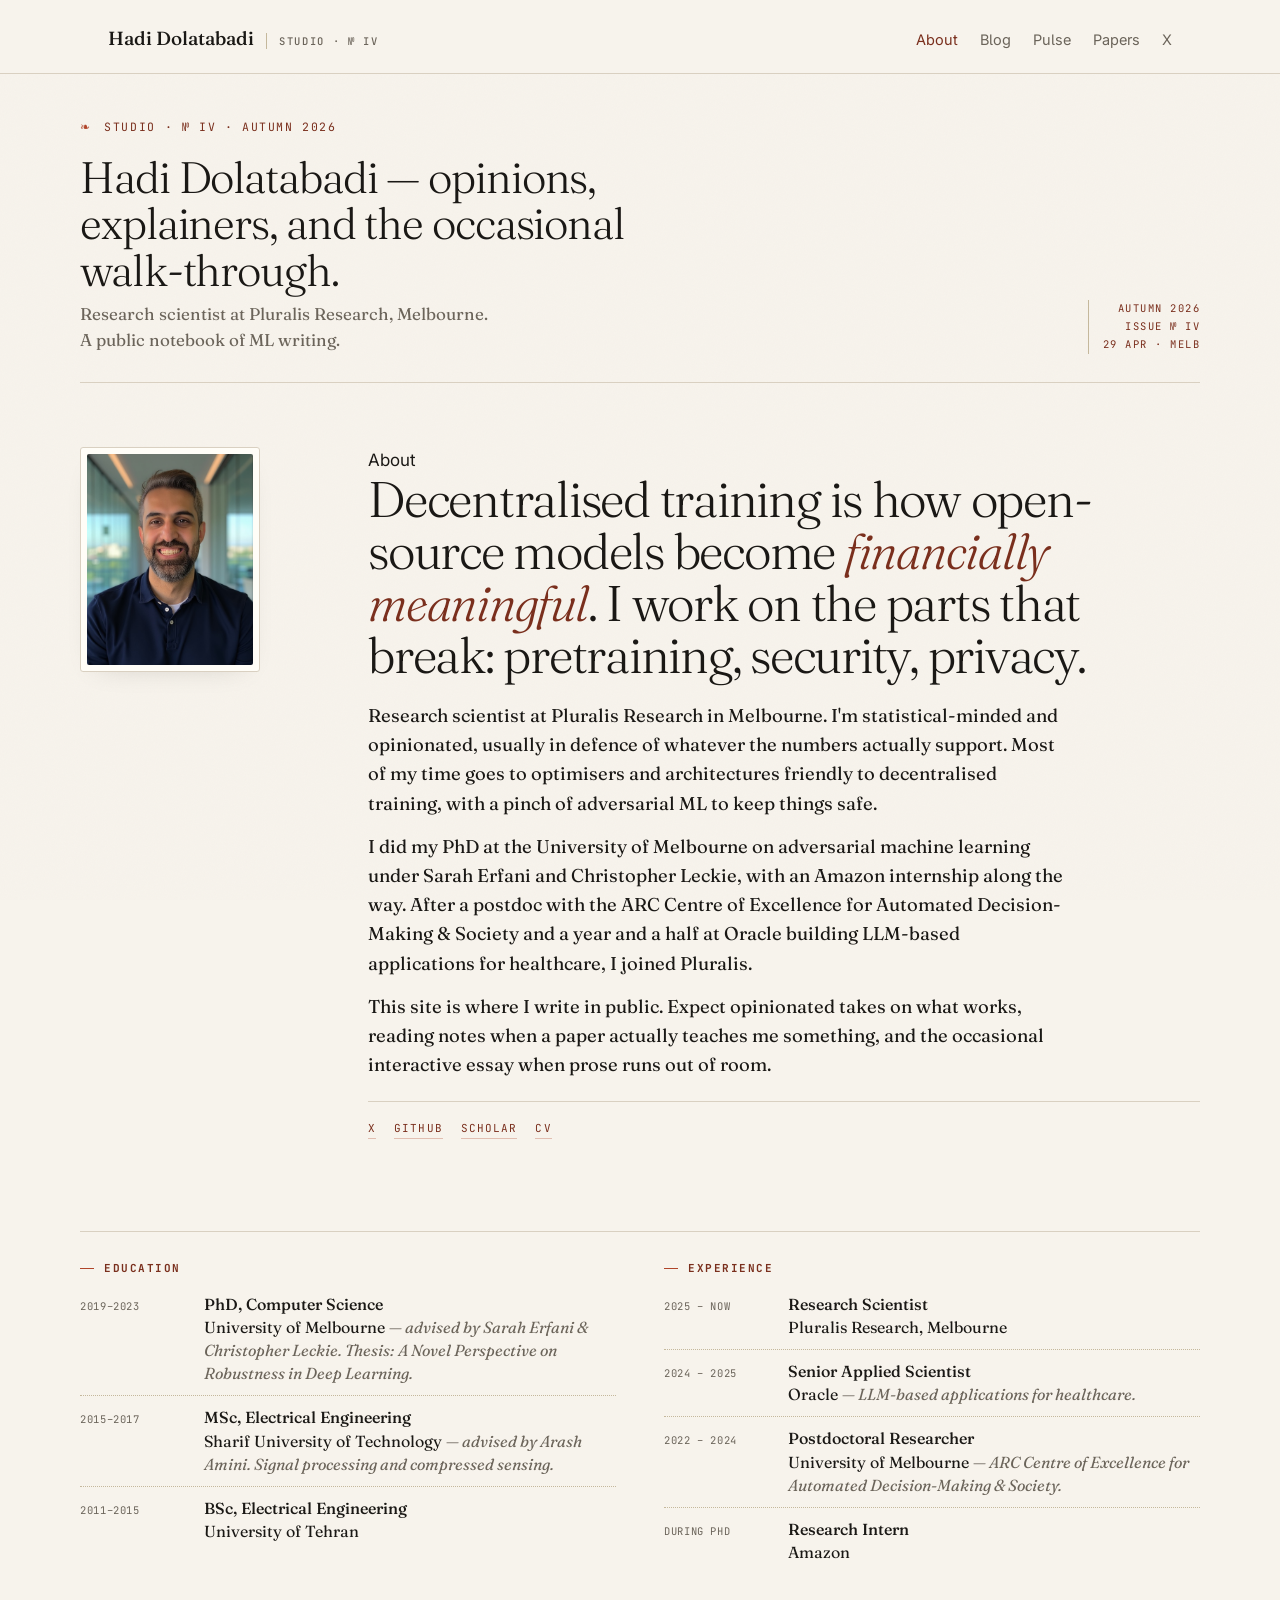
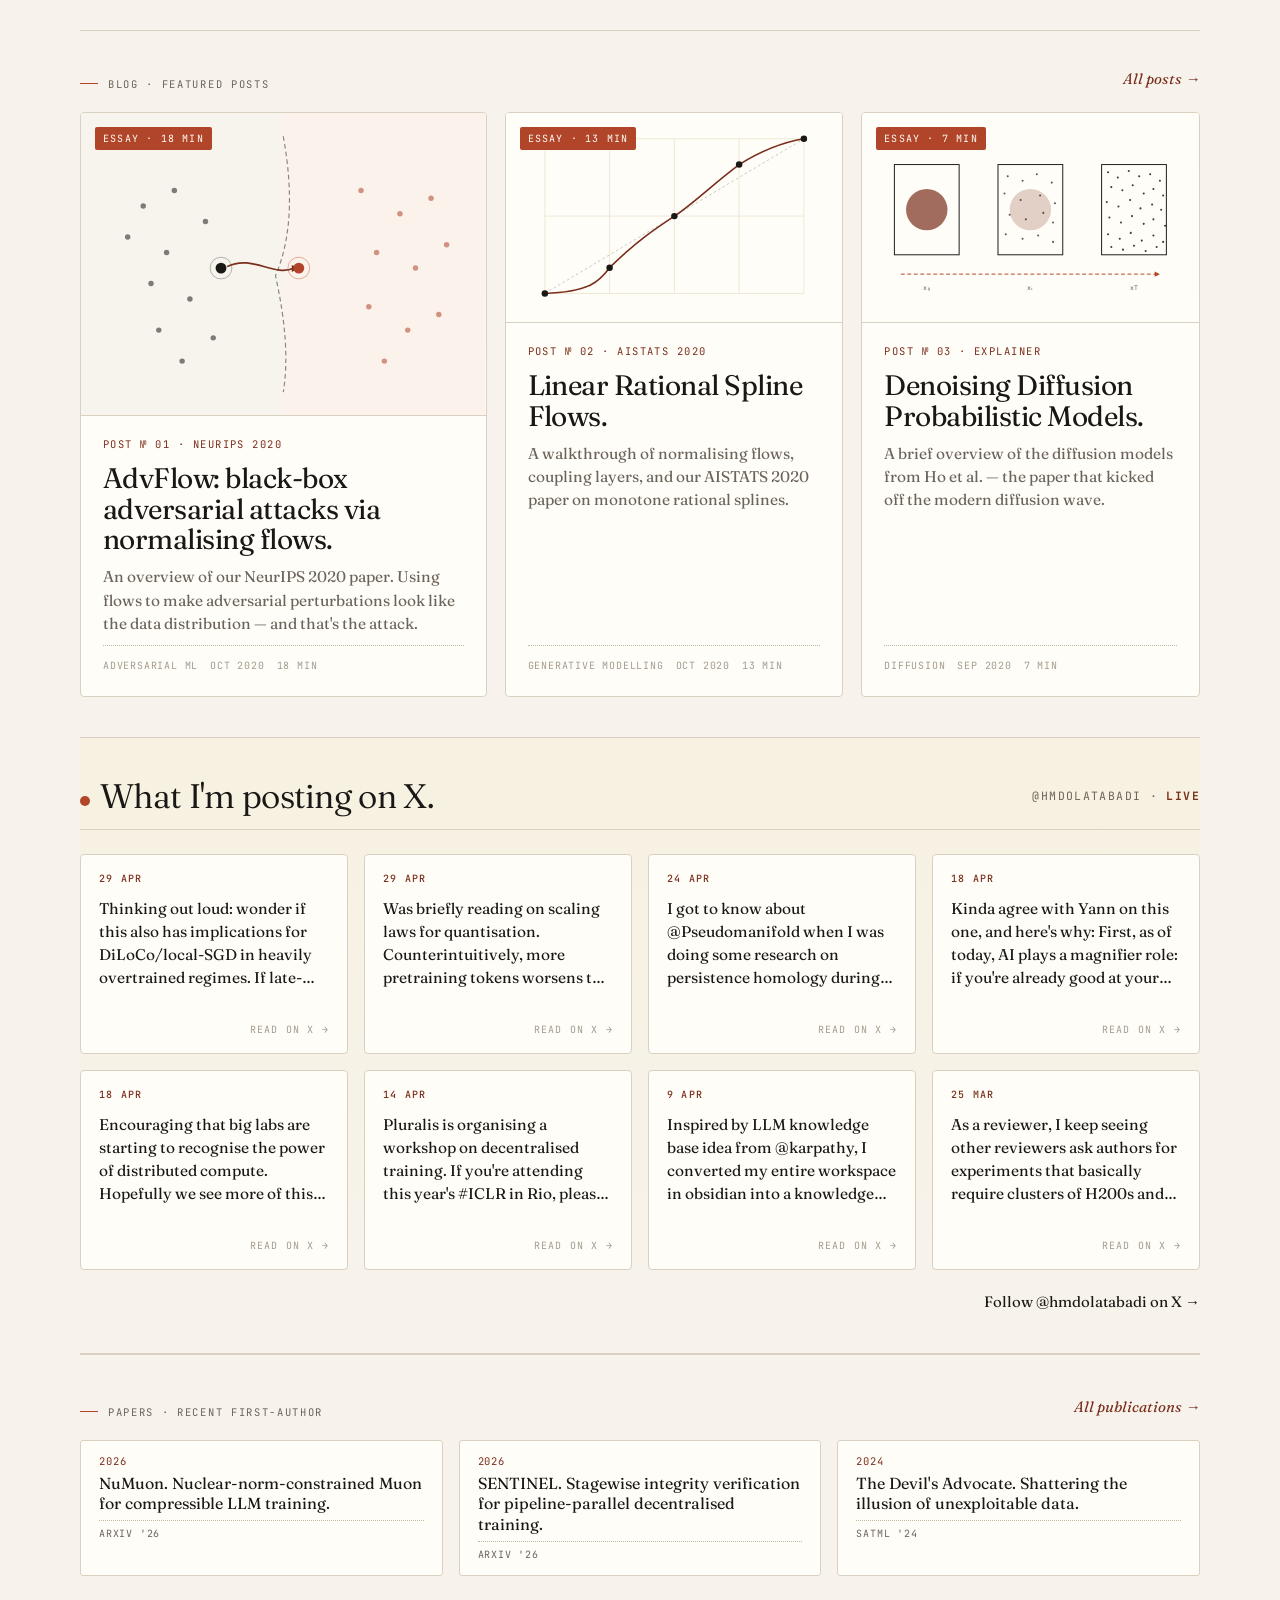
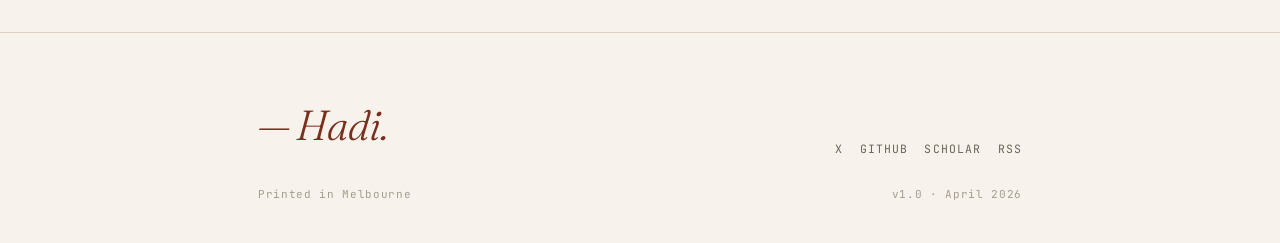
<file: index.html>
<!doctype html>
<html lang="en">
<head>
<meta charset="utf-8" />
<meta name="viewport" content="width=device-width, initial-scale=1" />
<title>Hadi Dolatabadi · Studio</title>
<link rel="preconnect" href="https://fonts.googleapis.com">
<link rel="preconnect" href="https://fonts.gstatic.com" crossorigin>
<link href="https://fonts.googleapis.com/css2?family=Fraunces:ital,opsz,wght@0,9..144,300..700;1,9..144,300..700&family=Inter:wght@300..600&family=JetBrains+Mono:wght@400;500&display=swap" rel="stylesheet">
<link rel="stylesheet" href="./shared.css" />
<link rel="stylesheet" href="./gallery.css" />
</head>
<body>

<header class="masthead">
  <div class="wide mast-row">
    <a class="brand" href="./index.html"><span>Hadi Dolatabadi</span><span class="rule-tag">Studio · № IV</span></a>
    <nav class="primary">
      <a href="#about" class="current">About</a>
      <a href="#blog">Blog</a>
      <a href="#pulse">Pulse</a>
      <a href="#papers">Papers</a>
      <a href="https://x.com/hmdolatabadi">X</a>
    </nav>
  </div>
</header>

<section class="wide hero-tight">
  <div class="row">
    <div>
      <div class="kicker">Studio · № IV · Autumn 2026</div>
      <h1>Hadi Dolatabadi — opinions, explainers, and the occasional walk-through.</h1>
      <p class="line">Research scientist at Pluralis Research, Melbourne.<br/>A public notebook of ML writing.</p>
    </div>
    <div class="date-stamp">Autumn 2026<br/>Issue № IV<br/>29 Apr · Melb</div>
  </div>
</section>

<!-- 1. ABOUT -->
<section class="wide bio-hero" id="about">
  <div class="grid">
    <div>
      <div class="bio-solo" style="padding: 0; border: none;">
        <div class="monogram photo" style="margin: 0;">
          <img src="./images/hadi.jpg" alt="Hadi Dolatabadi" />
        </div>
      </div>
    </div>
    <div>
      <div class="eyebrow-b">About</div>
      <h2>Decentralised training is how open-source models become <em>financially meaningful</em>. I work on the parts that break: pretraining, security, privacy.</h2>
      <p>
        Research scientist at Pluralis Research in Melbourne. I'm
        statistical-minded and opinionated, usually in defence of whatever
        the numbers actually support. Most of my time goes to optimisers and
        architectures friendly to decentralised training, with a pinch of
        adversarial ML to keep things safe.
      </p>
      <p>
        I did my PhD at the University of Melbourne on adversarial machine
        learning under Sarah Erfani and Christopher Leckie, with an Amazon
        internship along the way. After a postdoc with the ARC Centre of
        Excellence for Automated Decision-Making &amp; Society and a year
        and a half at Oracle building LLM-based applications for
        healthcare, I joined Pluralis.
      </p>
      <p>
        This site is where I write in public. Expect opinionated takes on
        what works, reading notes when a paper actually teaches me
        something, and the occasional interactive essay when prose runs
        out of room.
      </p>
      <div class="links">
        <a href="https://x.com/hmdolatabadi">X</a>
        <a href="https://github.com/hmdolatabadi">GitHub</a>
        <a href="https://scholar.google.com/citations?user=F-XQD2cAAAAJ&amp;hl=en">Scholar</a>
        
        <a href="#">CV</a>
      </div>
    </div>
    <div class="background-block">
      <div class="bg-cols">
        <div>
          <h4>Education</h4>
          <ul>
            <li><span class="when">2019–2023</span><span><strong>PhD, Computer Science</strong><br/>University of Melbourne <em>— advised by Sarah Erfani &amp; Christopher Leckie. Thesis: A Novel Perspective on Robustness in Deep Learning.</em></span></li>
            <li><span class="when">2015–2017</span><span><strong>MSc, Electrical Engineering</strong><br/>Sharif University of Technology <em>— advised by Arash Amini. Signal processing and compressed sensing.</em></span></li>
            <li><span class="when">2011–2015</span><span><strong>BSc, Electrical Engineering</strong><br/>University of Tehran</span></li>
          </ul>
        </div>
        <div>
          <h4>Experience</h4>
          <ul>
            <li><span class="when">2025 – now</span><span><strong>Research Scientist</strong><br/>Pluralis Research, Melbourne</span></li>
            <li><span class="when">2024 – 2025</span><span><strong>Senior Applied Scientist</strong><br/>Oracle <em>— LLM-based applications for healthcare.</em></span></li>
            <li><span class="when">2022 – 2024</span><span><strong>Postdoctoral Researcher</strong><br/>University of Melbourne <em>— ARC Centre of Excellence for Automated Decision-Making &amp; Society.</em></span></li>
            <li><span class="when">during PhD</span><span><strong>Research Intern</strong><br/>Amazon</span></li>
          </ul>
        </div>
      </div>
    </div>
  </div>
</section>

<!-- 2. BLOG -->
<section class="wide gal-section" id="blog">
  <div class="gal-head">
    <div class="kick">Blog · featured posts</div>
    <a class="more" href="#">All posts →</a>
  </div>
  <div class="tiles">
    <a class="tile tall" href="./blog/advflow/index.html">
      <div class="visual">
        <svg viewBox="0 0 520 390" preserveAspectRatio="none">
          <rect width="520" height="390" fill="#fffdf7"/>
          <rect x="0" y="0" width="260" height="390" fill="#1a1815" opacity="0.04"/>
          <rect x="260" y="0" width="260" height="390" fill="#b0452a" opacity="0.06"/>
          <path d="M 260,30 Q 280,140 250,210 Q 270,300 260,360" stroke="#1a1815" stroke-width="1.5" stroke-dasharray="6,4" fill="none" opacity="0.5"/>
          <g fill="#1a1815" opacity="0.55">
            <circle cx="80" cy="120" r="3.5"/>
            <circle cx="120" cy="100" r="3.5"/>
            <circle cx="60" cy="160" r="3.5"/>
            <circle cx="110" cy="180" r="3.5"/>
            <circle cx="160" cy="140" r="3.5"/>
            <circle cx="90" cy="220" r="3.5"/>
            <circle cx="140" cy="240" r="3.5"/>
            <circle cx="100" cy="280" r="3.5"/>
            <circle cx="170" cy="290" r="3.5"/>
            <circle cx="130" cy="320" r="3.5"/>
          </g>
          <g fill="#b0452a" opacity="0.55">
            <circle cx="360" cy="100" r="3.5"/>
            <circle cx="410" cy="130" r="3.5"/>
            <circle cx="450" cy="110" r="3.5"/>
            <circle cx="380" cy="180" r="3.5"/>
            <circle cx="430" cy="200" r="3.5"/>
            <circle cx="470" cy="170" r="3.5"/>
            <circle cx="370" cy="250" r="3.5"/>
            <circle cx="420" cy="280" r="3.5"/>
            <circle cx="460" cy="260" r="3.5"/>
            <circle cx="390" cy="320" r="3.5"/>
          </g>
          <circle cx="180" cy="200" r="7" fill="#1a1815"/>
          <circle cx="180" cy="200" r="14" fill="none" stroke="#1a1815" stroke-width="1" opacity="0.4"/>
          <path d="M 188,198 C 220,182 248,212 274,200" stroke="#7a2f1d" stroke-width="2.2" fill="none"/>
          <polygon points="280,200 271,196 271,205" fill="#7a2f1d"/>
          <circle cx="280" cy="200" r="7" fill="#b0452a"/>
          <circle cx="280" cy="200" r="14" fill="none" stroke="#b0452a" stroke-width="1" opacity="0.5"/>
        </svg>
        <span class="chip-tag">essay · 18 min</span>
      </div>
      <div class="body">
        <div class="no">Post № 01 · NeurIPS 2020</div>
        <h3>AdvFlow: black-box adversarial attacks via normalising flows.</h3>
        <p>An overview of our NeurIPS 2020 paper. Using flows to make adversarial perturbations look like the data distribution — and that's the attack.</p>
        <div class="meta"><span>Adversarial ML</span><span>Oct 2020</span><span>18 min</span></div>
      </div>
    </a>
    <a class="tile" href="./blog/linear-rational-splines/index.html">
      <div class="visual">
        <svg viewBox="0 0 520 325" preserveAspectRatio="none">
          <rect width="520" height="325" fill="#fffdf7"/>
          <g stroke="#e8ddc5" stroke-width="1">
            <line x1="60" y1="40" x2="60" y2="280"/>
            <line x1="160" y1="40" x2="160" y2="280"/>
            <line x1="260" y1="40" x2="260" y2="280"/>
            <line x1="360" y1="40" x2="360" y2="280"/>
            <line x1="460" y1="40" x2="460" y2="280"/>
            <line x1="60" y1="40" x2="460" y2="40"/>
            <line x1="60" y1="160" x2="460" y2="160"/>
            <line x1="60" y1="280" x2="460" y2="280"/>
          </g>
          <line x1="60" y1="280" x2="460" y2="40" stroke="#1a1815" stroke-width="1" stroke-dasharray="4,4" opacity="0.35"/>
          <path d="M 60,280 C 130,278 145,260 160,240 C 200,200 230,180 260,160 C 290,140 320,110 360,80 C 400,55 430,45 460,40" stroke="#7a2f1d" stroke-width="2.5" fill="none"/>
          <circle cx="60" cy="280" r="5" fill="#1a1815"/>
          <circle cx="160" cy="240" r="5" fill="#1a1815"/>
          <circle cx="260" cy="160" r="5" fill="#1a1815"/>
          <circle cx="360" cy="80" r="5" fill="#1a1815"/>
          <circle cx="460" cy="40" r="5" fill="#1a1815"/>
        </svg>
        <span class="chip-tag">essay · 13 min</span>
      </div>
      <div class="body">
        <div class="no">Post № 02 · AISTATS 2020</div>
        <h3>Linear Rational Spline Flows.</h3>
        <p>A walkthrough of normalising flows, coupling layers, and our AISTATS 2020 paper on monotone rational splines.</p>
        <div class="meta"><span>Generative modelling</span><span>Oct 2020</span><span>13 min</span></div>
      </div>
    </a>
    <a class="tile" href="./blog/ddpm/index.html">
      <div class="visual">
        <svg viewBox="0 0 520 325" preserveAspectRatio="none">
          <rect width="520" height="325" fill="#fffdf7"/>
          <rect x="50" y="80" width="100" height="140" fill="none" stroke="#1a1815" stroke-width="1.5"/>
          <circle cx="100" cy="150" r="32" fill="#7a2f1d" opacity="0.7"/>
          <rect x="210" y="80" width="100" height="140" fill="none" stroke="#1a1815" stroke-width="1.5"/>
          <circle cx="260" cy="150" r="32" fill="#7a2f1d" opacity="0.22"/>
          <g fill="#1a1815" opacity="0.7">
            <circle cx="225" cy="98" r="1.6"/><circle cx="248" cy="105" r="1.6"/>
            <circle cx="270" cy="95" r="1.6"/><circle cx="293" cy="108" r="1.6"/>
            <circle cx="220" cy="125" r="1.6"/><circle cx="245" cy="135" r="1.6"/>
            <circle cx="275" cy="128" r="1.6"/><circle cx="298" cy="140" r="1.6"/>
            <circle cx="228" cy="158" r="1.6"/><circle cx="253" cy="165" r="1.6"/>
            <circle cx="280" cy="155" r="1.6"/><circle cx="295" cy="170" r="1.6"/>
            <circle cx="222" cy="188" r="1.6"/><circle cx="248" cy="195" r="1.6"/>
            <circle cx="272" cy="190" r="1.6"/><circle cx="295" cy="200" r="1.6"/>
          </g>
          <rect x="370" y="80" width="100" height="140" fill="none" stroke="#1a1815" stroke-width="1.5"/>
          <g fill="#1a1815" opacity="0.85">
            <circle cx="380" cy="92" r="1.6"/><circle cx="395" cy="100" r="1.6"/>
            <circle cx="412" cy="90" r="1.6"/><circle cx="428" cy="98" r="1.6"/>
            <circle cx="445" cy="95" r="1.6"/><circle cx="460" cy="105" r="1.6"/>
            <circle cx="385" cy="115" r="1.6"/><circle cx="402" cy="120" r="1.6"/>
            <circle cx="418" cy="112" r="1.6"/><circle cx="435" cy="125" r="1.6"/>
            <circle cx="450" cy="118" r="1.6"/><circle cx="465" cy="128" r="1.6"/>
            <circle cx="378" cy="138" r="1.6"/><circle cx="396" cy="145" r="1.6"/>
            <circle cx="414" cy="135" r="1.6"/><circle cx="430" cy="148" r="1.6"/>
            <circle cx="448" cy="142" r="1.6"/><circle cx="462" cy="150" r="1.6"/>
            <circle cx="382" cy="162" r="1.6"/><circle cx="400" cy="170" r="1.6"/>
            <circle cx="417" cy="160" r="1.6"/><circle cx="435" cy="172" r="1.6"/>
            <circle cx="450" cy="165" r="1.6"/><circle cx="468" cy="175" r="1.6"/>
            <circle cx="380" cy="188" r="1.6"/><circle cx="398" cy="195" r="1.6"/>
            <circle cx="415" cy="186" r="1.6"/><circle cx="432" cy="198" r="1.6"/>
            <circle cx="450" cy="190" r="1.6"/><circle cx="465" cy="200" r="1.6"/>
            <circle cx="385" cy="208" r="1.6"/><circle cx="403" cy="212" r="1.6"/>
            <circle cx="420" cy="206" r="1.6"/><circle cx="438" cy="214" r="1.6"/>
            <circle cx="455" cy="208" r="1.6"/>
          </g>
          <line x1="60" y1="250" x2="460" y2="250" stroke="#b0452a" stroke-width="1.5" stroke-dasharray="6,4"/>
          <polygon points="460,250 452,246 452,254" fill="#b0452a"/>
          <text x="100" y="275" font-family="JetBrains Mono" font-size="10" fill="#6b645a" text-anchor="middle">x₀</text>
          <text x="260" y="275" font-family="JetBrains Mono" font-size="10" fill="#6b645a" text-anchor="middle">xₜ</text>
          <text x="420" y="275" font-family="JetBrains Mono" font-size="10" fill="#6b645a" text-anchor="middle">xT</text>
        </svg>
        <span class="chip-tag">essay · 7 min</span>
      </div>
      <div class="body">
        <div class="no">Post № 03 · explainer</div>
        <h3>Denoising Diffusion Probabilistic Models.</h3>
        <p>A brief overview of the diffusion models from Ho et al. — the paper that kicked off the modern diffusion wave.</p>
        <div class="meta"><span>Diffusion</span><span>Sep 2020</span><span>7 min</span></div>
      </div>
    </a>
  </div>
</section>

<!-- 3. PULSE -->
<section class="wide pulse-strip" id="pulse">
  <div class="ps-head">
    <h2><span class="live-dot"></span>What I'm posting on X.</h2>
    <span class="handle-r">@hmdolatabadi · <b>live</b></span>
  </div>
  <div class="ps-grid" id="ps-grid" data-pulse-source="./posts.json">
    <div class="ps-card" style="grid-column: 1 / -1; min-height: auto; padding: 26px 28px; text-align: center;">
      <p style="margin: 0; color: var(--muted); font-family: var(--serif); font-size: 16.5px; line-height: 1.5;">Pulse will populate from <a href="https://x.com/hmdolatabadi" target="_blank" rel="noopener" style="color: var(--accent-ink); border: none;">@hmdolatabadi</a> once the X API cron is wired up. Until then, head to X for the latest.</p>
    </div>
  </div>
  <div style="text-align: right; margin-top: 20px; font-family: var(--serif); font-size: 15px; color: var(--accent-ink);"><a href="https://x.com/hmdolatabadi" style="border: none;">Follow @hmdolatabadi on X →</a></div>
</section>

<!-- 4. PAPERS -->
<section class="wide papers-strip" id="papers">
  <div class="gal-head"><div class="kick">Papers · recent first-author</div><a class="more" href="./papers/index.html">All publications →</a></div>
  <div class="p-grid">
    <div class="p-card"><a href="https://arxiv.org/abs/2603.03597" target="_blank" rel="noopener"><span class="y">2026</span>NuMuon. Nuclear-norm-constrained Muon for compressible LLM training.<span class="v">arXiv '26</span></a></div>
    <div class="p-card"><a href="https://arxiv.org/abs/2603.03592" target="_blank" rel="noopener"><span class="y">2026</span>SENTINEL. Stagewise integrity verification for pipeline-parallel decentralised training.<span class="v">arXiv '26</span></a></div>
    <div class="p-card"><a href="./blog/advflow/index.html"><span class="y">2024</span>The Devil's Advocate. Shattering the illusion of unexploitable data.<span class="v">SaTML '24</span></a></div>
  </div>
</section>

<footer>
  <div class="wrap">
    <div class="foot-row">
      <div class="sign">— Hadi.</div>
      <div class="foot-links"><a href="https://x.com/hmdolatabadi">X</a><a href="https://github.com/hmdolatabadi">GitHub</a><a href="#">Scholar</a><a href="#">RSS</a></div>
    </div>
    <div class="colophon"><span>Printed in Melbourne</span><span>v1.0 · April 2026</span></div>
  </div>
</footer>

<script>
(async () => {
  const grid = document.getElementById('ps-grid');
  if (!grid) return;
  const src = grid.dataset.pulseSource || './posts.json';
  const handle = 'hmdolatabadi';

  function relTime(iso) {
    const t = new Date(iso);
    if (isNaN(t)) return '';
    const diffMs = Date.now() - t.getTime();
    const min = Math.floor(diffMs / 60000);
    const hr  = Math.floor(diffMs / 3600000);
    const day = Math.floor(diffMs / 86400000);
    if (min < 1)   return 'now';
    if (min < 60)  return min + 'm';
    if (hr  < 24)  return hr  + 'h';
    if (day < 30)  return day + 'd';
    return t.toLocaleDateString('en-GB', { month: 'short', day: 'numeric' });
  }

  function escapeHtml(s) {
    return String(s).replace(/[&<>"']/g, c => ({
      '&':'&amp;','<':'&lt;','>':'&gt;','"':'&quot;',"'":'&#39;'
    }[c]));
  }

  function refreshTimestamps() {
    grid.querySelectorAll('.ps-card[data-iso]').forEach(card => {
      const iso = card.getAttribute('data-iso');
      const when = card.querySelector('.w b');
      if (when && iso) when.textContent = relTime(iso);
    });
  }
  function wireClicks() {
    grid.querySelectorAll('.ps-card[data-url]').forEach(card => {
      card.style.cursor = 'pointer';
      card.addEventListener('click', () => {
        window.open(card.getAttribute('data-url'), '_blank', 'noopener');
      });
    });
  }

  refreshTimestamps();
  wireClicks();

  function renderCard(post) {
    const when = escapeHtml(relTime(post.created_at));
    const text = escapeHtml(post.text || '');
    const url  = post.url || ('https://x.com/' + handle);
    return (
      '<div class="ps-card" data-iso="' + escapeHtml(post.created_at) +
      '" data-url="' + escapeHtml(url) + '">' +
        '<span class="w"><b>' + when + '</b></span>' +
        '<p>' + text + '</p>' +
        '<span class="ps-more">read on X →</span>' +
      '</div>'
    );
  }

  try {
    const res = await fetch(src, { cache: 'no-cache' });
    if (!res.ok) throw new Error('HTTP ' + res.status);
    const data = await res.json();
    const posts = (data.posts || []).slice(0, 8);
    if (posts.length) {
      grid.innerHTML = posts.map(renderCard).join('');
      wireClicks();
    }
  } catch (e) {
    // Silently keep seed cards on failure (e.g. file://)
    console.info('Pulse: kept seed cards.', e.message);
  }
})();
</script>

</body>
</html>
</file>
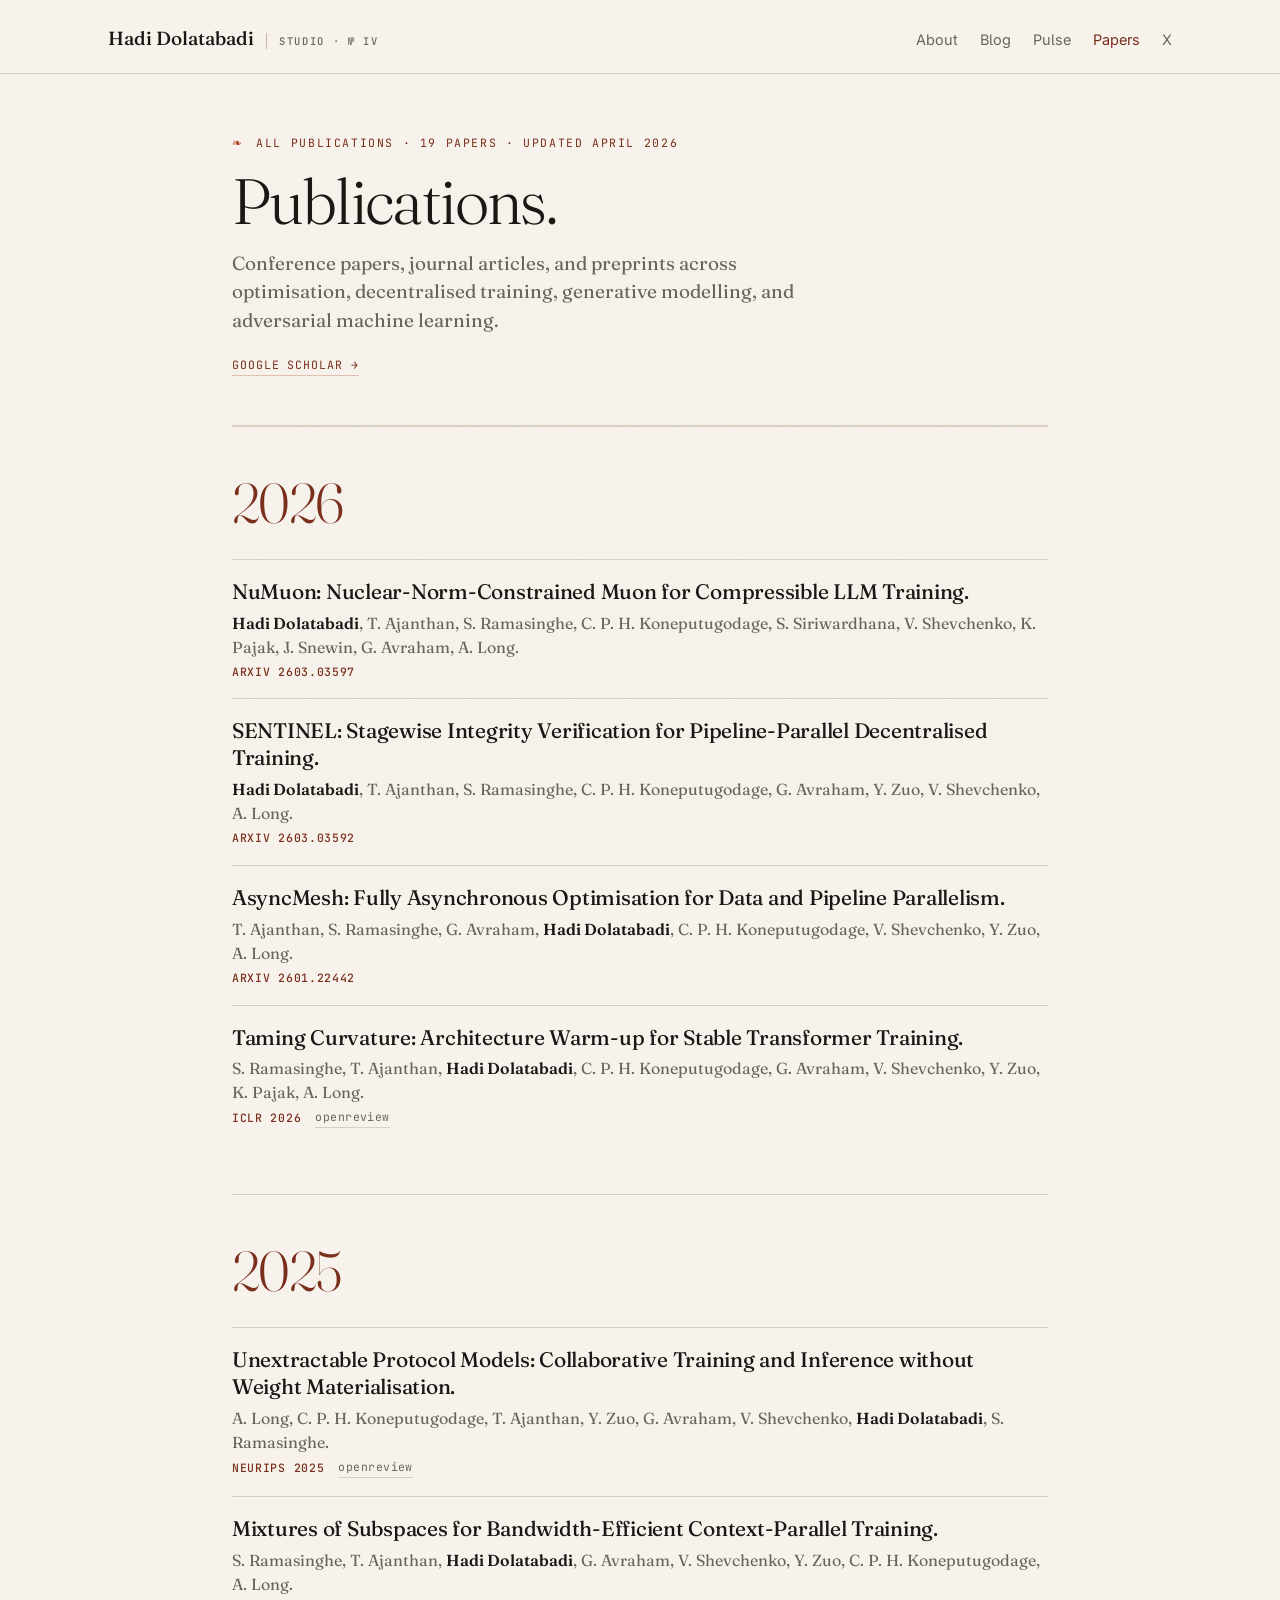
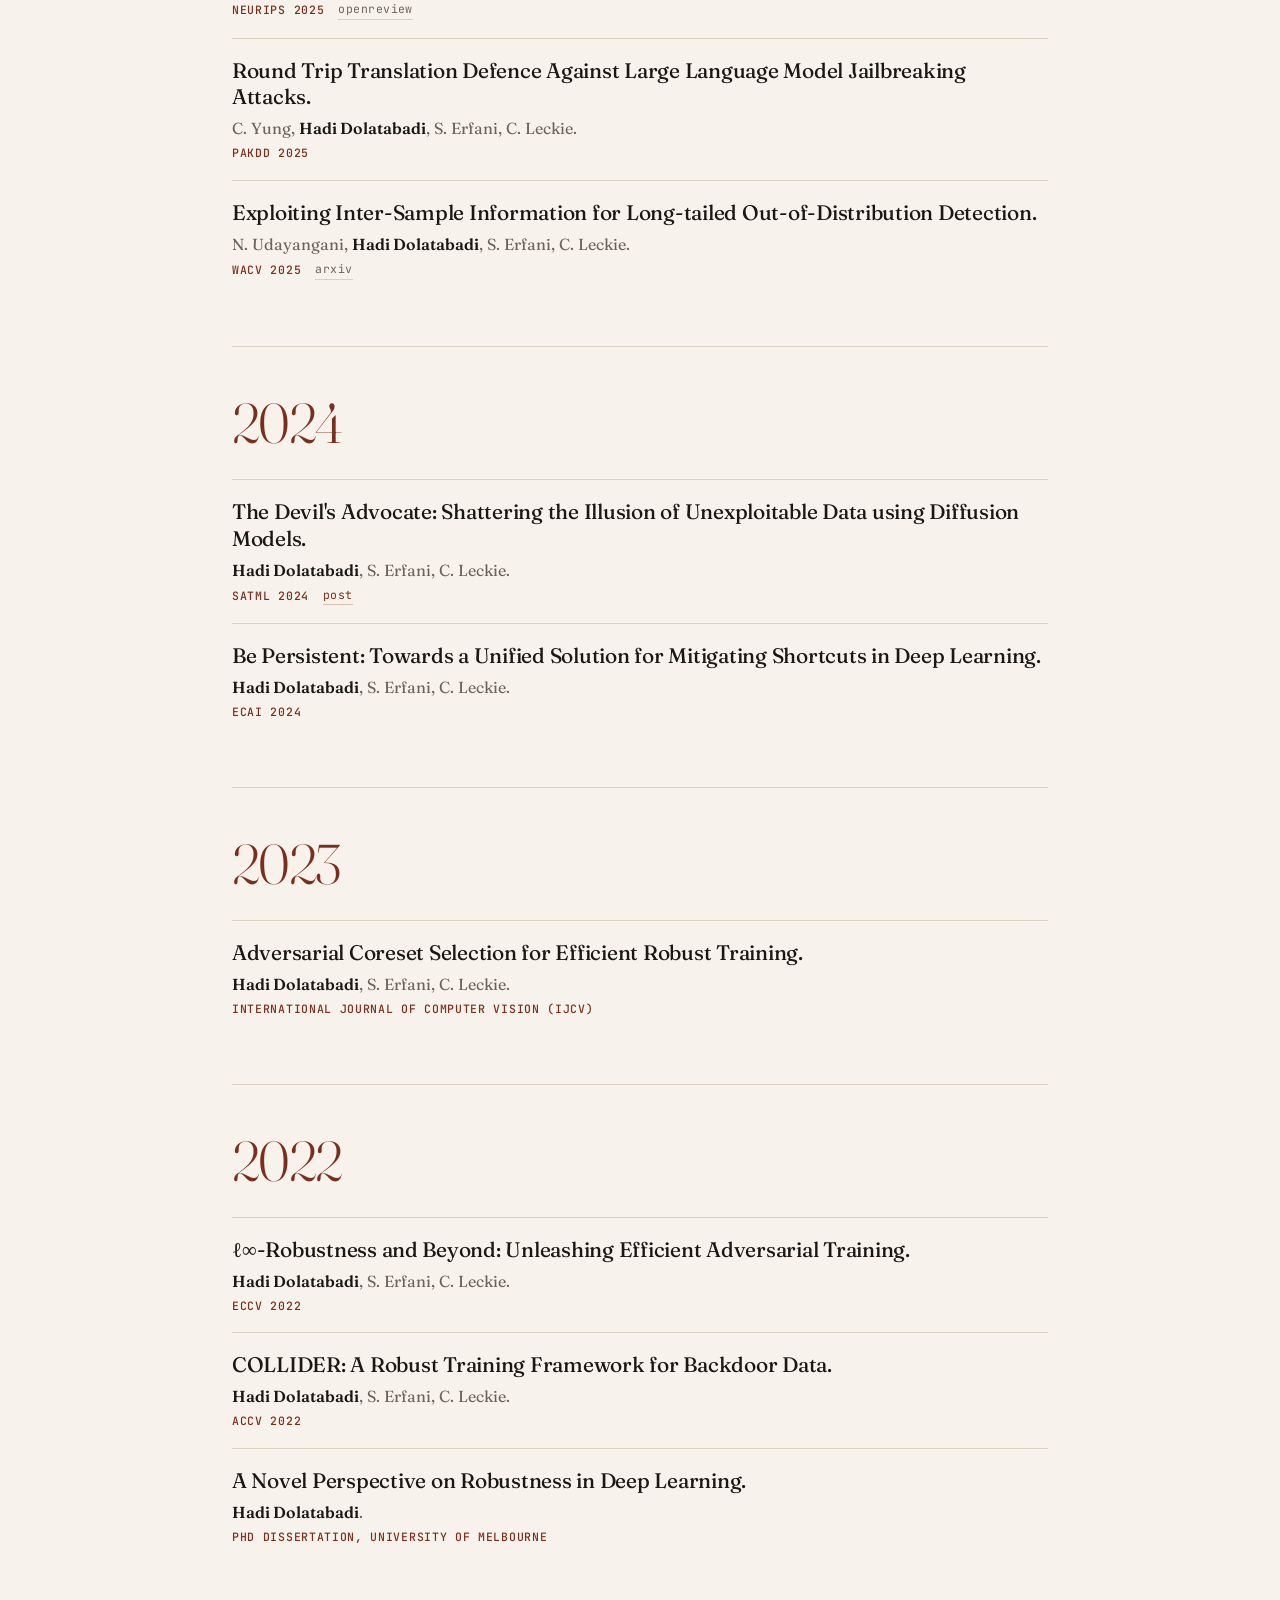
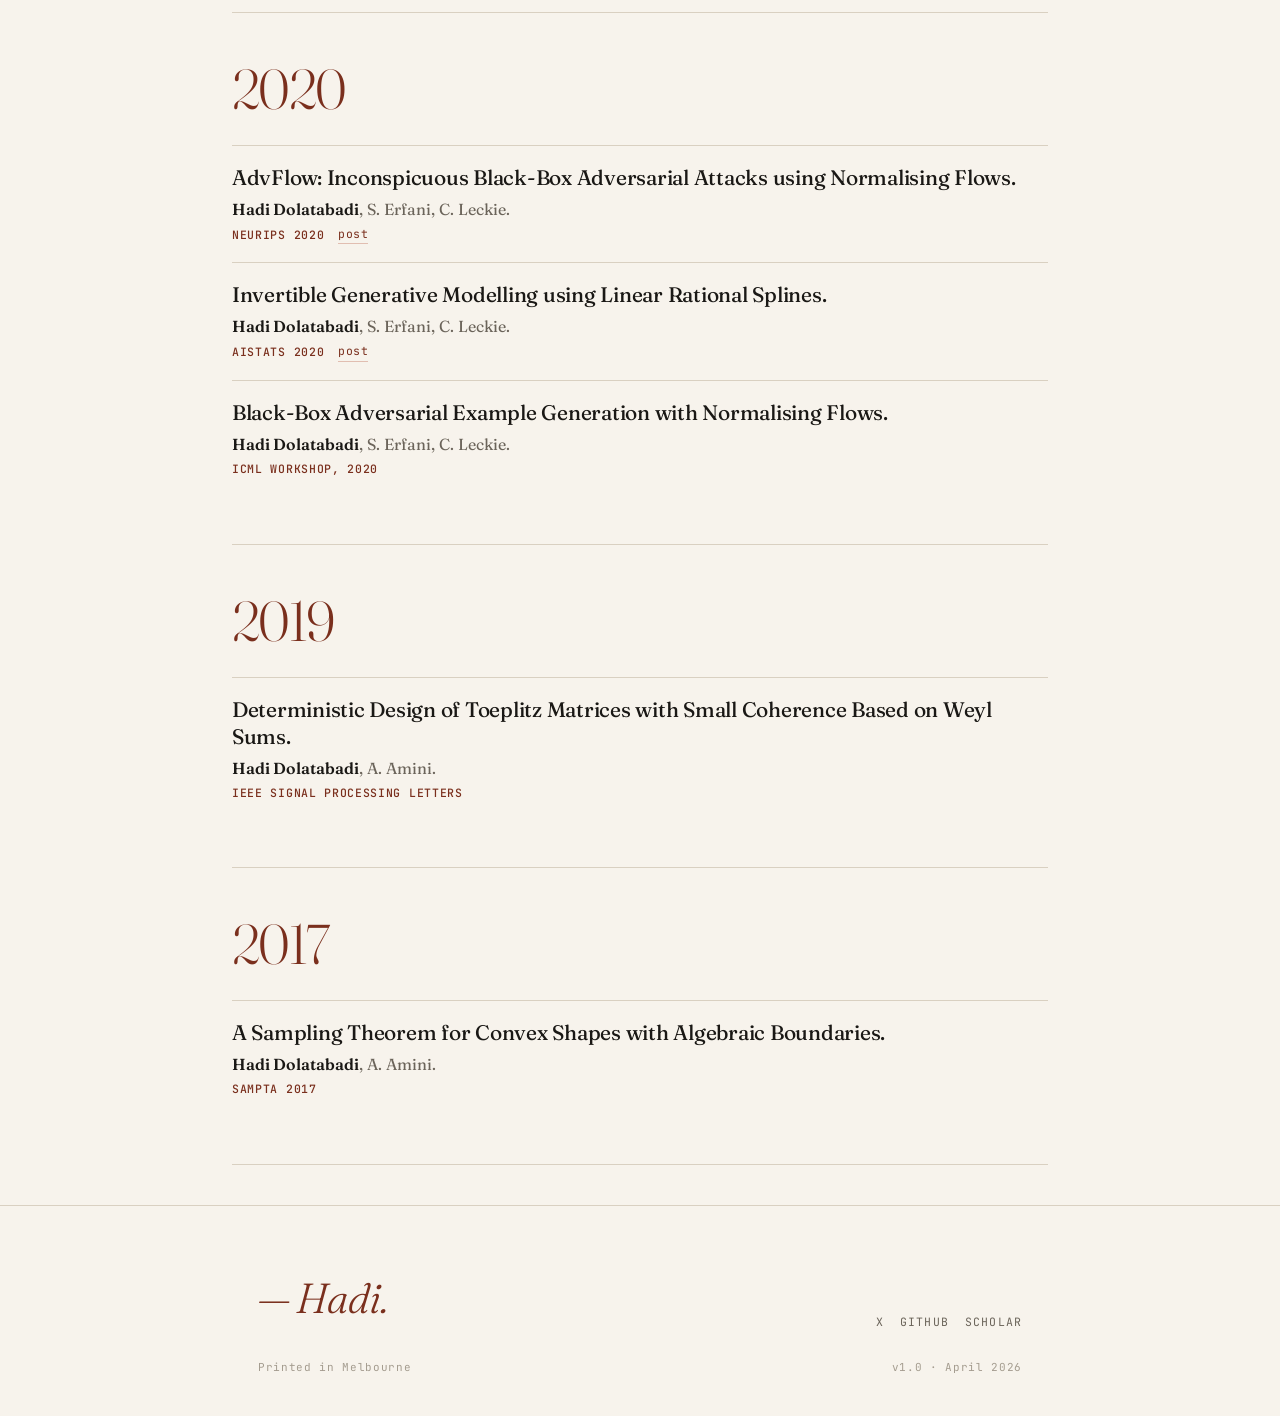
<file: papers/index.html>
<!doctype html>
<html lang="en">
<head>
<meta charset="utf-8" />
<meta name="viewport" content="width=device-width, initial-scale=1" />
<title>Publications — Hadi Dolatabadi</title>
<link rel="preconnect" href="https://fonts.googleapis.com">
<link rel="preconnect" href="https://fonts.gstatic.com" crossorigin>
<link href="https://fonts.googleapis.com/css2?family=Fraunces:ital,opsz,wght@0,9..144,300..700;1,9..144,300..700&family=Inter:wght@300..600&family=JetBrains+Mono:wght@400;500&display=swap" rel="stylesheet">
<link rel="stylesheet" href="../shared.css" />
<style>
  .pubs-wrap { max-width: 880px; margin: 0 auto; padding: 0 32px; position: relative; z-index: 2; }

  .pubs-hero { padding: 60px 0 48px; border-bottom: 1px solid var(--rule); }
  .pubs-hero .art-kicker {
    font-family: var(--mono); font-size: 11.5px; letter-spacing: 0.14em;
    text-transform: uppercase; color: var(--accent-ink); margin-bottom: 16px;
  }
  .pubs-hero .art-kicker::before { content: "❧ "; color: var(--accent); margin-right: 4px; }
  .pubs-hero h1 {
    font-family: var(--serif); font-weight: 300;
    font-size: clamp(40px, 5vw, 64px); line-height: 1.04;
    letter-spacing: -0.025em; margin: 0 0 14px;
  }
  .pubs-hero .subtitle {
    font-family: var(--serif); font-size: 19px; line-height: 1.5;
    color: var(--muted); max-width: 620px; margin: 0;
  }
  .pubs-hero .scholar-link {
    margin-top: 22px;
    font-family: var(--mono); font-size: 11.5px;
    letter-spacing: 0.08em; text-transform: uppercase;
    color: var(--accent-ink);
    border-bottom: 1px solid rgba(176,69,42,0.3);
    display: inline-block; padding-bottom: 1px;
  }

  .year-block { padding: 48px 0; border-top: 1px solid var(--rule); }
  .year-block:last-child { border-bottom: 1px solid var(--rule); }
  .year-block h2 {
    font-family: var(--serif); font-weight: 300;
    font-size: 56px; line-height: 1; letter-spacing: -0.03em;
    color: var(--accent-ink); margin: 0 0 28px;
    font-variation-settings: "opsz" 144;
  }

  .pub { padding: 18px 0 18px 0; border-top: 1px solid var(--rule); }
  .year-block .pub:first-child { border-top: none; padding-top: 6px; }
  .pub h3 {
    font-family: var(--serif); font-weight: 450;
    font-size: 21px; line-height: 1.28; letter-spacing: -0.012em;
    margin: 0 0 6px; color: var(--ink);
  }
  .pub h3 a { color: inherit; border: none; }
  .pub h3 a:hover { color: var(--accent-ink); }
  .pub .auth {
    font-family: var(--serif); font-size: 16px; color: var(--muted);
    line-height: 1.5; margin: 0 0 4px;
  }
  .pub .auth strong { color: var(--ink); font-weight: 600; }
  .pub .meta {
    font-family: var(--mono); font-size: 11.5px; letter-spacing: 0.06em;
    color: var(--accent-ink); text-transform: uppercase; margin: 0;
    display: flex; gap: 14px; flex-wrap: wrap; align-items: center;
  }
  .pub .meta .venue { font-weight: 500; }
  .pub .meta .links { color: var(--muted); display: flex; gap: 12px; }
  .pub .meta .links a { color: var(--muted); border-bottom: 1px solid var(--rule); padding-bottom: 1px; text-transform: lowercase; letter-spacing: 0.04em; }
  .pub .meta .links a:hover { color: var(--accent-ink); border-bottom-color: var(--accent); }
  .pub .meta .links .post { color: var(--accent-ink); border-bottom-color: rgba(176,69,42,0.3); }
</style>
</head>
<body>

<header class="masthead">
  <div class="wide mast-row">
    <a class="brand" href="../index.html"><span>Hadi Dolatabadi</span><span class="rule-tag">Studio · № IV</span></a>
    <nav class="primary">
      <a href="../index.html#about">About</a>
      <a href="../index.html#blog">Blog</a>
      <a href="../index.html#pulse">Pulse</a>
      <a href="#" class="current">Papers</a>
      <a href="https://x.com/hmdolatabadi">X</a>
    </nav>
  </div>
</header>

<div class="pubs-wrap">

  <section class="pubs-hero">
    <div class="art-kicker">All publications · 19 papers · updated April 2026</div>
    <h1>Publications.</h1>
    <p class="subtitle">Conference papers, journal articles, and preprints across optimisation, decentralised training, generative modelling, and adversarial machine learning.</p>
    <a class="scholar-link" href="https://scholar.google.com/citations?user=F-XQD2cAAAAJ&hl=en" target="_blank" rel="noopener">Google Scholar →</a>
  </section>

  <section class="year-block">
    <h2>2026</h2>
    <div class="pub">
      <h3><a href="https://arxiv.org/abs/2603.03597" target="_blank" rel="noopener">NuMuon: Nuclear-Norm-Constrained Muon for Compressible LLM Training.</a></h3>
      <p class="auth"><strong>Hadi Dolatabadi</strong>, T. Ajanthan, S. Ramasinghe, C. P. H. Koneputugodage, S. Siriwardhana, V. Shevchenko, K. Pajak, J. Snewin, G. Avraham, A. Long.</p>
      <p class="meta"><span class="venue">arXiv 2603.03597</span></p>
    </div>
    <div class="pub">
      <h3><a href="https://arxiv.org/abs/2603.03592" target="_blank" rel="noopener">SENTINEL: Stagewise Integrity Verification for Pipeline-Parallel Decentralised Training.</a></h3>
      <p class="auth"><strong>Hadi Dolatabadi</strong>, T. Ajanthan, S. Ramasinghe, C. P. H. Koneputugodage, G. Avraham, Y. Zuo, V. Shevchenko, A. Long.</p>
      <p class="meta"><span class="venue">arXiv 2603.03592</span></p>
    </div>
    <div class="pub">
      <h3><a href="https://arxiv.org/abs/2601.22442" target="_blank" rel="noopener">AsyncMesh: Fully Asynchronous Optimisation for Data and Pipeline Parallelism.</a></h3>
      <p class="auth">T. Ajanthan, S. Ramasinghe, G. Avraham, <strong>Hadi Dolatabadi</strong>, C. P. H. Koneputugodage, V. Shevchenko, Y. Zuo, A. Long.</p>
      <p class="meta"><span class="venue">arXiv 2601.22442</span></p>
    </div>
    <div class="pub">
      <h3><a href="https://openreview.net/forum?id=DuNf2vPTTK" target="_blank" rel="noopener">Taming Curvature: Architecture Warm-up for Stable Transformer Training.</a></h3>
      <p class="auth">S. Ramasinghe, T. Ajanthan, <strong>Hadi Dolatabadi</strong>, C. P. H. Koneputugodage, G. Avraham, V. Shevchenko, Y. Zuo, K. Pajak, A. Long.</p>
      <p class="meta"><span class="venue">ICLR 2026</span><span class="links"><a href="https://openreview.net/forum?id=DuNf2vPTTK" target="_blank" rel="noopener">openreview</a></span></p>
    </div>
  </section>

  <section class="year-block">
    <h2>2025</h2>
    <div class="pub">
      <h3><a href="https://openreview.net/forum?id=H8fscnm6Xx" target="_blank" rel="noopener">Unextractable Protocol Models: Collaborative Training and Inference without Weight Materialisation.</a></h3>
      <p class="auth">A. Long, C. P. H. Koneputugodage, T. Ajanthan, Y. Zuo, G. Avraham, V. Shevchenko, <strong>Hadi Dolatabadi</strong>, S. Ramasinghe.</p>
      <p class="meta"><span class="venue">NeurIPS 2025</span><span class="links"><a href="https://openreview.net/forum?id=H8fscnm6Xx" target="_blank" rel="noopener">openreview</a></span></p>
    </div>
    <div class="pub">
      <h3><a href="https://openreview.net/forum?id=x3qnrhfhX0" target="_blank" rel="noopener">Mixtures of Subspaces for Bandwidth-Efficient Context-Parallel Training.</a></h3>
      <p class="auth">S. Ramasinghe, T. Ajanthan, <strong>Hadi Dolatabadi</strong>, G. Avraham, V. Shevchenko, Y. Zuo, C. P. H. Koneputugodage, A. Long.</p>
      <p class="meta"><span class="venue">NeurIPS 2025</span><span class="links"><a href="https://openreview.net/forum?id=x3qnrhfhX0" target="_blank" rel="noopener">openreview</a></span></p>
    </div>
    <div class="pub">
      <h3>Round Trip Translation Defence Against Large Language Model Jailbreaking Attacks.</h3>
      <p class="auth">C. Yung, <strong>Hadi Dolatabadi</strong>, S. Erfani, C. Leckie.</p>
      <p class="meta"><span class="venue">PAKDD 2025</span></p>
    </div>
    <div class="pub">
      <h3><a href="https://arxiv.org/abs/2511.16015" target="_blank" rel="noopener">Exploiting Inter-Sample Information for Long-tailed Out-of-Distribution Detection.</a></h3>
      <p class="auth">N. Udayangani, <strong>Hadi Dolatabadi</strong>, S. Erfani, C. Leckie.</p>
      <p class="meta"><span class="venue">WACV 2025</span><span class="links"><a href="https://arxiv.org/abs/2511.16015" target="_blank" rel="noopener">arXiv</a></span></p>
    </div>
  </section>

  <section class="year-block">
    <h2>2024</h2>
    <div class="pub">
      <h3><a href="../blog/advflow/index.html">The Devil's Advocate: Shattering the Illusion of Unexploitable Data using Diffusion Models.</a></h3>
      <p class="auth"><strong>Hadi Dolatabadi</strong>, S. Erfani, C. Leckie.</p>
      <p class="meta"><span class="venue">SaTML 2024</span><span class="links"><a class="post" href="../blog/advflow/index.html">post</a></span></p>
    </div>
    <div class="pub">
      <h3>Be Persistent: Towards a Unified Solution for Mitigating Shortcuts in Deep Learning.</h3>
      <p class="auth"><strong>Hadi Dolatabadi</strong>, S. Erfani, C. Leckie.</p>
      <p class="meta"><span class="venue">ECAI 2024</span></p>
    </div>
  </section>

  <section class="year-block">
    <h2>2023</h2>
    <div class="pub">
      <h3>Adversarial Coreset Selection for Efficient Robust Training.</h3>
      <p class="auth"><strong>Hadi Dolatabadi</strong>, S. Erfani, C. Leckie.</p>
      <p class="meta"><span class="venue">International Journal of Computer Vision (IJCV)</span></p>
    </div>
  </section>

  <section class="year-block">
    <h2>2022</h2>
    <div class="pub">
      <h3>ℓ∞-Robustness and Beyond: Unleashing Efficient Adversarial Training.</h3>
      <p class="auth"><strong>Hadi Dolatabadi</strong>, S. Erfani, C. Leckie.</p>
      <p class="meta"><span class="venue">ECCV 2022</span></p>
    </div>
    <div class="pub">
      <h3>COLLIDER: A Robust Training Framework for Backdoor Data.</h3>
      <p class="auth"><strong>Hadi Dolatabadi</strong>, S. Erfani, C. Leckie.</p>
      <p class="meta"><span class="venue">ACCV 2022</span></p>
    </div>
    <div class="pub">
      <h3>A Novel Perspective on Robustness in Deep Learning.</h3>
      <p class="auth"><strong>Hadi Dolatabadi</strong>.</p>
      <p class="meta"><span class="venue">PhD dissertation, University of Melbourne</span></p>
    </div>
  </section>

  <section class="year-block">
    <h2>2020</h2>
    <div class="pub">
      <h3><a href="../blog/advflow/index.html">AdvFlow: Inconspicuous Black-Box Adversarial Attacks using Normalising Flows.</a></h3>
      <p class="auth"><strong>Hadi Dolatabadi</strong>, S. Erfani, C. Leckie.</p>
      <p class="meta"><span class="venue">NeurIPS 2020</span><span class="links"><a class="post" href="../blog/advflow/index.html">post</a></span></p>
    </div>
    <div class="pub">
      <h3><a href="../blog/linear-rational-splines/index.html">Invertible Generative Modelling using Linear Rational Splines.</a></h3>
      <p class="auth"><strong>Hadi Dolatabadi</strong>, S. Erfani, C. Leckie.</p>
      <p class="meta"><span class="venue">AISTATS 2020</span><span class="links"><a class="post" href="../blog/linear-rational-splines/index.html">post</a></span></p>
    </div>
    <div class="pub">
      <h3>Black-Box Adversarial Example Generation with Normalising Flows.</h3>
      <p class="auth"><strong>Hadi Dolatabadi</strong>, S. Erfani, C. Leckie.</p>
      <p class="meta"><span class="venue">ICML Workshop, 2020</span></p>
    </div>
  </section>

  <section class="year-block">
    <h2>2019</h2>
    <div class="pub">
      <h3>Deterministic Design of Toeplitz Matrices with Small Coherence Based on Weyl Sums.</h3>
      <p class="auth"><strong>Hadi Dolatabadi</strong>, A. Amini.</p>
      <p class="meta"><span class="venue">IEEE Signal Processing Letters</span></p>
    </div>
  </section>

  <section class="year-block">
    <h2>2017</h2>
    <div class="pub">
      <h3>A Sampling Theorem for Convex Shapes with Algebraic Boundaries.</h3>
      <p class="auth"><strong>Hadi Dolatabadi</strong>, A. Amini.</p>
      <p class="meta"><span class="venue">SampTA 2017</span></p>
    </div>
  </section>

</div>

<footer>
  <div class="wrap">
    <div class="foot-row">
      <div class="sign">— Hadi.</div>
      <div class="foot-links"><a href="https://x.com/hmdolatabadi">X</a><a href="https://github.com/hmdolatabadi">GitHub</a><a href="https://scholar.google.com/citations?user=F-XQD2cAAAAJ&hl=en">Scholar</a></div>
    </div>
    <div class="colophon"><span>Printed in Melbourne</span><span>v1.0 · April 2026</span></div>
  </div>
</footer>

</body>
</html>
</file>
<file: shared.css>
/* ===== Shared base: Studio aesthetic (Fraunces / cream / terracotta) ===== */
:root {
  --bg:        #f7f3ec;
  --bg-2:      #efe9de;
  --paper:     #fffdf7;
  --paper-2:   #f7f1e1;
  --ink:       #1a1815;
  --ink-2:     #2f2a24;
  --muted:     #6b645a;
  --faint:     #a49c8f;
  --rule:      #d9d0c1;
  --rule-2:    #c5b89c;
  --accent:    #b0452a;
  --accent-ink:#7a2f1d;
  --accent-soft:rgba(176,69,42,0.10);
  --sans: "Inter", -apple-system, system-ui, sans-serif;
  --serif: "Fraunces", "Iowan Old Style", Georgia, serif;
  --mono: "JetBrains Mono", ui-monospace, monospace;
}
* { box-sizing: border-box; }
html, body { margin: 0; padding: 0; background: var(--bg); }
body {
  font-family: var(--sans);
  color: var(--ink);
  font-size: 17px;
  line-height: 1.55;
  -webkit-font-smoothing: antialiased;
  font-feature-settings: "ss01","ss02","onum";
}
a { color: var(--ink); text-decoration: none; border-bottom: 1px solid var(--rule); transition: all .15s; }
a:hover { color: var(--accent-ink); border-bottom-color: var(--accent); }

body::before {
  content: "";
  position: fixed; inset: 0;
  pointer-events: none;
  opacity: 0.025;
  background-image: url("data:image/svg+xml;utf8,<svg xmlns='http://www.w3.org/2000/svg' width='160' height='160'><filter id='n'><feTurbulence type='fractalNoise' baseFrequency='0.9' numOctaves='2' stitchTiles='stitch'/></filter><rect width='100%' height='100%' filter='url(%23n)'/></svg>");
  z-index: 1;
}

.wrap  { max-width: 820px;  margin: 0 auto; padding: 0 28px; position: relative; z-index: 2; }
.wide  { max-width: 1120px; margin: 0 auto; padding: 0 28px; position: relative; z-index: 2; }
.thin  { max-width: 680px;  margin: 0 auto; padding: 0 28px; position: relative; z-index: 2; }

/* Masthead */
header.masthead {
  padding: 24px 0 20px;
  border-bottom: 1px solid var(--rule);
  background: var(--bg);
  position: sticky; top: 0; z-index: 10;
  backdrop-filter: saturate(1.2) blur(8px);
}
.mast-row { display: flex; justify-content: space-between; align-items: baseline; gap: 20px; flex-wrap: wrap; }
.brand { font-family: var(--serif); font-weight: 500; font-size: 19px; border: none; color: var(--ink); display: flex; align-items: baseline; gap: 12px; }
.brand em { font-style: italic; color: var(--accent-ink); }
.brand .rule-tag { font-family: var(--mono); font-size: 10.5px; color: var(--muted); letter-spacing: 0.16em; text-transform: uppercase; border-left: 1px solid var(--rule-2); padding-left: 12px; }
nav.primary { display: flex; gap: 22px; font-size: 14.5px; }
nav.primary a { border: none; color: var(--muted); }
nav.primary a:hover { color: var(--accent-ink); }
nav.primary a.current { color: var(--accent-ink); }

/* Hero */
section.hero { padding: 52px 0 28px; }
.kicker {
  font-family: var(--mono);
  font-size: 11.5px;
  letter-spacing: 0.14em;
  text-transform: uppercase;
  color: var(--accent-ink);
  margin-bottom: 18px;
}
.kicker::before { content: "❧ "; color: var(--accent); margin-right: 4px; }
h1.display {
  font-family: var(--serif);
  font-weight: 300;
  font-size: clamp(34px, 4.6vw, 54px);
  line-height: 1.05;
  letter-spacing: -0.025em;
  margin: 0 0 18px;
  font-variation-settings: "opsz" 144, "SOFT" 30;
}
h1.display em { font-style: italic; color: var(--accent-ink); font-variation-settings: "opsz" 144, "SOFT" 100; }
.lede {
  font-family: var(--serif);
  font-size: 19px;
  line-height: 1.5;
  color: var(--muted);
  max-width: 640px;
  margin: 0;
  font-weight: 350;
}
.lede strong { color: var(--ink); font-weight: 500; }
.lede em { font-style: italic; color: var(--accent-ink); }

/* Section scaffolding */
section.block { padding: 48px 0; border-top: 1px solid var(--rule); }
.eyebrow {
  font-family: var(--mono);
  text-transform: uppercase;
  letter-spacing: 0.14em;
  font-size: 11px;
  color: var(--muted);
  margin-bottom: 24px;
  display: flex;
  align-items: center;
  gap: 12px;
}
.eyebrow::before { content: ""; width: 18px; height: 1px; background: var(--accent); }
h2 {
  font-family: var(--serif);
  font-weight: 400;
  font-size: clamp(26px, 3.2vw, 36px);
  letter-spacing: -0.018em;
  line-height: 1.12;
  margin: 0 0 28px;
}
h2 em { font-style: italic; color: var(--accent-ink); }

/* Essay/note list row (used by several layouts) */
.row {
  display: grid;
  grid-template-columns: 100px 1fr auto;
  gap: 22px;
  padding: 18px 0;
  border-top: 1px solid var(--rule);
  align-items: baseline;
}
.row:last-child { border-bottom: 1px solid var(--rule); }
.row .date { font-family: var(--mono); font-size: 12.5px; color: var(--muted); letter-spacing: 0.04em; }
.row .title { font-family: var(--serif); font-size: 20px; letter-spacing: -0.012em; line-height: 1.25; font-weight: 450; }
.row .title em { font-style: italic; color: var(--accent-ink); }
.row .title .sub { display: block; font-style: italic; font-size: 15px; color: var(--muted); margin-top: 4px; font-weight: 400; }
.row .kind { font-family: var(--mono); font-size: 10.5px; letter-spacing: 0.1em; text-transform: uppercase; color: var(--accent-ink); white-space: nowrap; padding: 3px 8px; border: 1px solid rgba(176,69,42,0.3); border-radius: 3px; }
.row .kind.static { color: var(--muted); border-color: var(--rule-2); }
.row .kind.note { color: var(--muted); border-color: var(--rule-2); }
.row .kind.paper { color: var(--accent-ink); }
.row a { border: none; color: inherit; }
.row a:hover .title { color: var(--accent-ink); }
@media (max-width: 720px) {
  .row { grid-template-columns: 1fr; gap: 4px; }
  .row .date { order: -1; }
}

/* Feature card (explorable) */
.feat {
  background: var(--paper);
  border: 1px solid var(--rule);
  padding: 20px 22px;
  display: flex;
  flex-direction: column;
  gap: 12px;
  cursor: pointer;
  border-radius: 3px;
  transition: background .2s, border-color .2s;
  text-align: left;
  color: inherit;
  border-bottom: 1px solid var(--rule);
}
.feat:hover { background: var(--paper-2); border-color: var(--accent); }
.feat .no { font-family: var(--mono); font-size: 10.5px; letter-spacing: 0.14em; text-transform: uppercase; color: var(--accent-ink); }
.feat h3 { font-family: var(--serif); font-weight: 450; font-size: 22px; line-height: 1.2; margin: 0; letter-spacing: -0.018em; }
.feat h3 em { font-style: italic; color: var(--accent-ink); }
.feat p { margin: 0; font-family: var(--serif); font-size: 15.5px; color: var(--muted); line-height: 1.45; }
.feat .meta { font-family: var(--mono); font-size: 10px; letter-spacing: 0.08em; text-transform: uppercase; color: var(--faint); display: flex; gap: 12px; margin-top: auto; padding-top: 8px; border-top: 1px dotted var(--rule-2); }

/* Footer */
footer { padding: 60px 0 40px; border-top: 1px solid var(--rule); margin-top: 40px; }
.foot-row { display: flex; justify-content: space-between; align-items: flex-end; gap: 24px; flex-wrap: wrap; }
.sign { font-family: var(--serif); font-style: italic; font-size: 42px; color: var(--accent-ink); font-weight: 300; letter-spacing: -0.02em; }
.foot-links { display: flex; gap: 16px; font-family: var(--mono); font-size: 11.5px; letter-spacing: 0.1em; text-transform: uppercase; }
.foot-links a { color: var(--muted); border: none; }
.foot-links a:hover { color: var(--accent-ink); }
.colophon { margin-top: 28px; font-family: var(--mono); font-size: 11px; color: var(--faint); letter-spacing: 0.06em; display: flex; justify-content: space-between; flex-wrap: wrap; gap: 10px; }

/* See-all link */
.seeall { margin-top: 22px; color: var(--muted); font-size: 14.5px; font-family: var(--serif); font-style: italic; }
.seeall a { color: var(--accent-ink); border-bottom-color: rgba(176,69,42,0.3); }

/* Ornament */
.orn { text-align: center; font-family: var(--serif); font-style: italic; color: var(--accent); margin: 28px 0 0; font-size: 22px; }

/* Floating switcher */
#proto-switch {
  position: fixed; right: 16px; bottom: 16px; z-index: 9999;
  background: rgba(20,20,24,0.92);
  border: 1px solid rgba(255,255,255,0.15);
  border-radius: 999px;
  padding: 9px 16px;
  display: flex; gap: 12px; align-items: center;
  font: 12px/1 'JetBrains Mono', ui-monospace, monospace;
  backdrop-filter: blur(10px);
  color: #e8e8e4;
  box-shadow: 0 8px 28px rgba(0,0,0,0.35);
  letter-spacing: 0.04em;
}
#proto-switch a { color: #b8b8b2; text-decoration: none; border: none; }
#proto-switch a:hover { color: #f5b14d; }
#proto-switch .back { color: #f5b14d; }
#proto-switch .sep { color: #55554c; }
#proto-switch .cur { color: #f5b14d; font-weight: 500; }
</file>
<file: gallery.css>
/* ===== Shared Gallery styles — used by all 5 ordering variants ===== */

/* Compact hero variant */
.hero-tight {
  padding: 44px 0 28px;
  border-bottom: 1px solid var(--rule);
}
.hero-tight .row {
  display: grid;
  grid-template-columns: 1fr auto;
  align-items: end;
  gap: 28px;
  border: none;
  padding: 0;
}
.hero-tight h1 {
  font-family: var(--serif); font-weight: 300;
  font-size: clamp(32px, 3.6vw, 44px);
  line-height: 1.05; letter-spacing: -0.025em;
  margin: 0 0 8px; max-width: 22ch;
}
.hero-tight h1 em { font-style: italic; color: var(--accent-ink); }
.hero-tight .line {
  font-family: var(--serif);
  font-size: 17px; color: var(--muted);
  max-width: 640px; margin: 0;
}
.hero-tight .line strong { color: var(--ink); }
.hero-tight .date-stamp {
  font-family: var(--mono); font-size: 10.5px;
  letter-spacing: 0.14em; text-transform: uppercase;
  color: var(--accent-ink); text-align: right; line-height: 1.7;
  border-left: 1px solid var(--rule-2); padding-left: 14px;
}
@media (max-width: 720px) {
  .hero-tight .row { grid-template-columns: 1fr; align-items: start; }
  .hero-tight .date-stamp { text-align: left; border-left: none; padding-left: 0; }
}

/* Gallery tiles */
.gal-section { padding: 36px 0 40px; }
.gal-head { display: flex; justify-content: space-between; align-items: baseline; margin-bottom: 20px; flex-wrap: wrap; gap: 14px; }
.gal-head .kick {
  font-family: var(--mono); font-size: 10.5px; letter-spacing: 0.16em;
  text-transform: uppercase; color: var(--muted);
  display: flex; align-items: center; gap: 10px;
}
.gal-head .kick::before { content: ""; width: 18px; height: 1px; background: var(--accent); }
.gal-head .more { font-family: var(--serif); font-style: italic; font-size: 15px; color: var(--accent-ink); border: none; }

.tiles {
  display: grid;
  grid-template-columns: 1.2fr 1fr 1fr;
  gap: 18px;
}
@media (max-width: 980px) { .tiles { grid-template-columns: 1fr; } }

.tile {
  background: var(--paper);
  border: 1px solid var(--rule);
  border-radius: 4px;
  overflow: hidden;
  display: flex; flex-direction: column;
  transition: all .2s;
  cursor: pointer;
  color: inherit;
  text-decoration: none;
}
.tile:hover {
  border-color: var(--accent);
  transform: translateY(-2px);
  box-shadow: 0 14px 40px -24px rgba(122,47,29,0.4);
}
.tile .visual {
  aspect-ratio: 16 / 10;
  position: relative;
  overflow: hidden;
  background: linear-gradient(135deg, var(--bg-2), var(--paper));
  border-bottom: 1px solid var(--rule);
}
.tile.tall .visual { aspect-ratio: 4 / 3; }
.tile .visual svg { width: 100%; height: 100%; display: block; }
.tile .visual .chip-tag {
  position: absolute; top: 14px; left: 14px;
  font-family: var(--mono); font-size: 10px; letter-spacing: 0.12em;
  text-transform: uppercase; padding: 4px 8px;
  background: var(--accent); color: var(--paper); border-radius: 2px;
}
.tile .visual .chip-tag.draft { background: var(--bg); color: var(--accent-ink); border: 1px solid var(--accent); }
.tile .body { padding: 20px 22px 22px; display: flex; flex-direction: column; gap: 10px; flex: 1; }
.tile .no { font-family: var(--mono); font-size: 10.5px; letter-spacing: 0.14em; text-transform: uppercase; color: var(--accent-ink); }
.tile h3 {
  font-family: var(--serif); font-weight: 400;
  font-size: clamp(22px, 2.2vw, 30px);
  line-height: 1.1; letter-spacing: -0.018em;
  margin: 0;
}
.tile h3 em { font-style: italic; color: var(--accent-ink); }
.tile p { font-family: var(--serif); font-size: 15.5px; color: var(--muted); margin: 0; line-height: 1.5; }
.tile .meta {
  font-family: var(--mono); font-size: 10px;
  letter-spacing: 0.08em; text-transform: uppercase;
  color: var(--faint);
  display: flex; gap: 12px; margin-top: auto;
  padding-top: 12px; border-top: 1px dotted var(--rule-2);
}

/* Bio + Pulse row */
.bp-row {
  display: grid; grid-template-columns: 1fr 1.2fr; gap: 40px;
  padding: 48px 0; border-top: 1px solid var(--rule);
}
.bp-row.reversed { grid-template-columns: 1.2fr 1fr; }
@media (max-width: 900px) { .bp-row, .bp-row.reversed { grid-template-columns: 1fr; } }

/* Pulse block */
.pulse-block {
  background: var(--paper);
  border: 1px solid var(--rule);
  border-radius: 4px;
  padding: 22px 24px;
}
.pulse-block .ph {
  display: flex; justify-content: space-between; align-items: center;
  padding-bottom: 14px; border-bottom: 1px solid var(--rule); margin-bottom: 6px;
  font-family: var(--mono); font-size: 11px; letter-spacing: 0.12em;
  text-transform: uppercase; color: var(--muted);
}
.pulse-block .ph .live { display: inline-flex; align-items: center; gap: 8px; color: var(--accent-ink); }
.pulse-block .ph .live::before {
  content: ""; width: 6px; height: 6px; border-radius: 50%;
  background: var(--accent); animation: plg 2s infinite;
}
@keyframes plg { 0%,100% { opacity:1; transform: scale(1); } 50% { opacity: 0.4; } }
.pulse-block .handle { font-family: var(--mono); font-size: 10.5px; color: var(--accent-ink); letter-spacing: 0.06em; }
.pulse-block .pp {
  padding: 11px 0; border-bottom: 1px dotted var(--rule-2);
  font-family: var(--serif); font-size: 15.5px; line-height: 1.5;
  color: var(--ink);
}
.pulse-block .pp:last-child { border-bottom: none; }
.pulse-block .pp .w { font-family: var(--mono); font-size: 9.5px; color: var(--faint); letter-spacing: 0.14em; text-transform: uppercase; display: block; margin-bottom: 4px; }
.pulse-block .pp .w b { color: var(--accent-ink); font-weight: 500; }
.pulse-block .pp em { color: var(--accent-ink); font-style: italic; }
.pulse-block .pp .thread { display: inline-block; font-family: var(--mono); font-size: 10px; color: var(--muted); background: var(--paper-2); border: 1px solid var(--rule-2); padding: 1px 6px; border-radius: 3px; margin-left: 4px; vertical-align: 1px; }
.pulse-block .pfoot { padding-top: 12px; border-top: 1px solid var(--rule); margin-top: 6px; font-family: var(--serif); font-style: italic; font-size: 14.5px; }
.pulse-block .pfoot a { color: var(--accent-ink); border: none; }

/* Full-width pulse strip (for when pulse is prominent) */
.pulse-strip {
  padding: 40px 0;
  border-top: 1px solid var(--rule);
  border-bottom: 1px solid var(--rule);
  background: linear-gradient(to bottom, var(--paper-2), var(--bg));
}
.pulse-strip .ps-head {
  display: flex; justify-content: space-between; align-items: center;
  margin-bottom: 24px; padding-bottom: 14px; border-bottom: 1px solid var(--rule);
  gap: 14px; flex-wrap: wrap;
}
.pulse-strip .ps-head h2 {
  font-family: var(--serif); font-weight: 350; font-size: 34px;
  letter-spacing: -0.02em; line-height: 1.1; margin: 0;
}
.pulse-strip .ps-head h2 em { font-style: italic; color: var(--accent-ink); }
.pulse-strip .ps-head h2 .live-dot {
  display: inline-block; width: 10px; height: 10px; border-radius: 50%;
  background: var(--accent); margin-right: 10px; animation: plg 2s infinite;
  vertical-align: 2px;
}
.pulse-strip .ps-head .handle-r { font-family: var(--mono); font-size: 11.5px; color: var(--muted); letter-spacing: 0.12em; text-transform: uppercase; }
.pulse-strip .ps-head .handle-r b { color: var(--accent-ink); }
.ps-grid { display: grid; grid-template-columns: repeat(4, 1fr); gap: 16px; }
@media (max-width: 960px) { .ps-grid { grid-template-columns: 1fr 1fr; } }
@media (max-width: 600px) { .ps-grid { grid-template-columns: 1fr; } }
.ps-card {
  background: var(--paper);
  border: 1px solid var(--rule);
  border-radius: 4px;
  padding: 16px 18px;
  display: flex; flex-direction: column; gap: 10px;
  height: 200px;
  overflow: hidden;
  transition: border-color .15s, background .15s;
}
.ps-card[data-url]:hover { border-color: var(--accent); background: var(--paper-2); cursor: pointer; }
.ps-card[data-url]:hover .ps-more { color: var(--accent-ink); }
.ps-card .w {
  font-family: var(--mono); font-size: 10px; color: var(--faint);
  letter-spacing: 0.12em; text-transform: uppercase;
}
.ps-card .w b { color: var(--accent-ink); font-weight: 500; }
.ps-card .ps-more {
  font-family: var(--mono); font-size: 10px; color: var(--faint);
  letter-spacing: 0.12em; text-transform: uppercase;
  transition: color .15s;
  align-self: flex-end;
  margin-top: auto;
}
.ps-card p {
  font-family: var(--serif); font-size: 15.5px; color: var(--ink);
  margin: 0; line-height: 1.5; min-height: 0;
  display: -webkit-box;
  -webkit-line-clamp: 4;
  -webkit-box-orient: vertical;
  overflow: hidden;
  text-overflow: ellipsis;
}
.ps-card p em { color: var(--accent-ink); font-style: italic; }
.ps-card .thread { display: inline-block; font-family: var(--mono); font-size: 10px; color: var(--muted); background: var(--paper-2); border: 1px solid var(--rule-2); padding: 1px 6px; border-radius: 3px; margin-left: 4px; }

/* Bio column */
.bio-col { padding-top: 4px; }
.bio-col .eyebrow-b {
  font-family: var(--mono); font-size: 11px; letter-spacing: 0.14em;
  text-transform: uppercase; color: var(--muted); margin-bottom: 14px;
  display: flex; align-items: center; gap: 10px;
}
.bio-col .eyebrow-b::before { content: ""; width: 16px; height: 1px; background: var(--accent); }
.bio-col h2 {
  font-family: var(--serif); font-weight: 350;
  font-size: clamp(28px, 3.2vw, 40px); line-height: 1.05;
  letter-spacing: -0.02em; margin: 0 0 18px;
}
.bio-col h2 em { font-style: italic; color: var(--accent-ink); }
.bio-col p {
  font-family: var(--serif); font-size: 17.5px; line-height: 1.58;
  color: var(--ink); margin: 0 0 12px; max-width: 52ch;
}
.bio-col p em { font-style: italic; color: var(--accent-ink); }
.bio-col p strong { color: var(--ink); font-weight: 500; }
.bio-col .links {
  margin-top: 16px; display: flex; gap: 14px; flex-wrap: wrap;
  font-family: var(--mono); font-size: 11px; letter-spacing: 0.1em; text-transform: uppercase;
}
.bio-col .links a { color: var(--accent-ink); border-bottom-color: rgba(176,69,42,0.3); }

/* Full-width bio block (for variants where bio is solo) */
.bio-solo {
  padding: 56px 0; border-top: 1px solid var(--rule);
}
.bio-solo .bio-grid {
  display: grid;
  grid-template-columns: 200px 1fr;
  gap: 44px;
  align-items: start;
}
@media (max-width: 760px) { .bio-solo .bio-grid { grid-template-columns: 1fr; gap: 24px; } }
.bio-solo .monogram {
  width: 180px; aspect-ratio: 4 / 5;
  background: var(--paper);
  border: 1px solid var(--rule);
  border-radius: 3px;
  display: flex; align-items: center; justify-content: center;
  position: relative;
  box-shadow: 0 10px 28px -18px rgba(0,0,0,0.18);
}
.bio-solo .monogram::before {
  content: ""; position: absolute; inset: 7px;
  border: 1px solid var(--rule-2); border-radius: 2px; pointer-events: none;
}
.bio-solo .monogram.photo { padding: 6px; }
.bio-solo .monogram.photo::before { display: none; }
.bio-solo .monogram.photo img {
  width: 100%; height: 100%; object-fit: cover;
  display: block; border-radius: 2px;
}
.bio-solo .monogram .mark {
  font-family: var(--serif); font-style: italic; font-weight: 300;
  font-size: 110px; color: var(--accent-ink); letter-spacing: -0.05em; line-height: 0.8;
}
.bio-solo .monogram .corner {
  position: absolute; font-family: var(--mono);
  font-size: 9px; letter-spacing: 0.16em; text-transform: uppercase; color: var(--muted);
}
.bio-solo .monogram .corner.tl { top: 14px; left: 14px; }
.bio-solo .monogram .corner.br { bottom: 14px; right: 14px; text-align: right; }

/* Hero-expanded bio (for V2 person-first) */
.bio-hero {
  padding: 64px 0 56px; border-bottom: 1px solid var(--rule);
}
.bio-hero .grid {
  display: grid; grid-template-columns: 240px 1fr; gap: 48px; align-items: start;
}
@media (max-width: 820px) { .bio-hero .grid { grid-template-columns: 1fr; gap: 32px; } }
.bio-hero h2 {
  font-family: var(--serif); font-weight: 300;
  font-size: clamp(32px, 4vw, 50px); line-height: 1.04;
  letter-spacing: -0.025em; margin: 0 0 20px;
}
.bio-hero h2 em { font-style: italic; color: var(--accent-ink); }
.bio-hero p {
  font-family: var(--serif); font-size: 18.5px; line-height: 1.58;
  color: var(--ink); margin: 0 0 14px; max-width: 58ch;
}
.bio-hero p em { font-style: italic; color: var(--accent-ink); }
.bio-hero p strong { color: var(--ink); font-weight: 500; }
.bio-hero .links {
  margin-top: 22px; padding-top: 18px; border-top: 1px solid var(--rule);
  display: flex; gap: 18px; flex-wrap: wrap;
  font-family: var(--mono); font-size: 11px; letter-spacing: 0.1em; text-transform: uppercase;
}
.bio-hero .links a { color: var(--accent-ink); border-bottom-color: rgba(176,69,42,0.3); }

/* Background block (Education + Experience inside the About section) */
.bio-hero .background-block {
  margin-top: 44px;
  padding-top: 28px;
  border-top: 1px solid var(--rule);
  grid-column: 1 / -1;
}
.bg-cols {
  display: grid;
  grid-template-columns: 1fr 1fr;
  gap: 48px;
}
@media (max-width: 720px) { .bg-cols { grid-template-columns: 1fr; gap: 24px; } }
.bg-cols h4 {
  font-family: var(--mono);
  font-size: 11px;
  letter-spacing: 0.14em;
  text-transform: uppercase;
  color: var(--accent-ink);
  margin: 0 0 14px;
  display: flex; align-items: center; gap: 10px;
}
.bg-cols h4::before { content: ""; width: 14px; height: 1px; background: var(--accent); }
.bg-cols ul { list-style: none; margin: 0; padding: 0; }
.bg-cols li {
  padding: 10px 0;
  border-top: 1px dotted var(--rule-2);
  display: grid;
  grid-template-columns: 110px 1fr;
  gap: 14px;
  font-family: var(--serif);
  font-size: 16px;
  line-height: 1.45;
  align-items: baseline;
  color: var(--ink);
}
.bg-cols li:first-child { border-top: none; padding-top: 2px; }
.bg-cols li .when {
  font-family: var(--mono);
  font-size: 10.5px;
  color: var(--muted);
  letter-spacing: 0.06em;
  text-transform: uppercase;
}
.bg-cols li strong { font-weight: 500; color: var(--ink); }
.bg-cols li em { font-style: italic; color: var(--muted); }
@media (max-width: 720px) {
  .bg-cols li { grid-template-columns: 1fr; gap: 4px; }
  .bg-cols li .when { order: -1; }
}

/* Essay Index */
.essay-index { padding: 44px 0 40px; border-top: 1px solid var(--rule); }
.essay-index .head {
  display: flex; justify-content: space-between; align-items: baseline;
  margin-bottom: 24px; gap: 14px; flex-wrap: wrap;
}
.essay-index h2 { font-family: var(--serif); font-weight: 400; font-size: 30px; letter-spacing: -0.018em; margin: 0; }
.essay-index h2 em { font-style: italic; color: var(--accent-ink); }
.essay-index .counts { font-family: var(--mono); font-size: 11px; color: var(--muted); letter-spacing: 0.08em; text-transform: uppercase; }
.essay-index .counts b { color: var(--accent-ink); }

.idx { display: grid; grid-template-columns: 1fr 1fr; gap: 0 40px; }
@media (max-width: 820px) { .idx { grid-template-columns: 1fr; } }
.idx .irow {
  display: grid; grid-template-columns: 80px 1fr 70px; gap: 16px;
  padding: 13px 0; border-top: 1px solid var(--rule); align-items: baseline;
  font-family: var(--serif); font-size: 16px;
}
.idx .irow:last-child { border-bottom: 1px solid var(--rule); }
.idx .irow .d { font-family: var(--mono); font-size: 11px; color: var(--muted); letter-spacing: 0.04em; }
.idx .irow .t em { font-style: italic; color: var(--accent-ink); }
.idx .irow .k {
  font-family: var(--mono); font-size: 9.5px; color: var(--accent-ink);
  letter-spacing: 0.1em; text-transform: uppercase;
  padding: 2px 6px; border: 1px solid rgba(176,69,42,0.3); border-radius: 3px;
  white-space: nowrap; text-align: center;
}
.idx .irow .k.note { color: var(--muted); border-color: var(--rule-2); }
.idx .irow a { border: none; color: inherit; }
.idx .irow a:hover { color: var(--accent-ink); }

/* Essay Index variant for when it's the anchor (V4 writing-first) */
.essay-index.anchor {
  padding: 56px 0 48px;
  border-top: none;
  background: var(--paper);
  margin-bottom: 0;
}
.essay-index.anchor .wrapinner {
  max-width: 1120px; margin: 0 auto; padding: 0 28px;
}
.essay-index.anchor h2 { font-size: 38px; }

/* Papers strip */
.papers-strip { padding: 40px 0 16px; border-top: 1px solid var(--rule); }
.p-grid { display: grid; grid-template-columns: 1fr 1fr 1fr; gap: 16px; }
@media (max-width: 900px) { .p-grid { grid-template-columns: 1fr; } }
.p-card {
  background: var(--paper); border: 1px solid var(--rule);
  padding: 14px 18px; border-radius: 3px;
  font-family: var(--serif); font-size: 16px; color: var(--ink); line-height: 1.3;
}
.p-card:hover { border-color: var(--accent); }
.p-card a { border: none; color: inherit; }
.p-card a:hover { color: var(--accent-ink); }
.p-card .y { font-family: var(--mono); font-size: 10.5px; color: var(--accent-ink); letter-spacing: 0.08em; text-transform: uppercase; display: block; margin-bottom: 4px; }
.p-card em { font-style: italic; color: var(--accent-ink); }
.p-card .v { font-family: var(--mono); font-size: 10px; color: var(--muted); letter-spacing: 0.08em; text-transform: uppercase; display: block; margin-top: 6px; padding-top: 6px; border-top: 1px dotted var(--rule-2); }

/* Papers full (for V5 credentials-first) */
.papers-full { padding: 50px 0 40px; border-top: 1px solid var(--rule); }
.papers-full .head { display: flex; justify-content: space-between; align-items: baseline; margin-bottom: 22px; gap: 14px; flex-wrap: wrap; }
.papers-full h2 { font-family: var(--serif); font-weight: 400; font-size: 32px; letter-spacing: -0.018em; margin: 0; }
.papers-full h2 em { font-style: italic; color: var(--accent-ink); }
.papers-full .more { font-family: var(--serif); font-style: italic; font-size: 15px; color: var(--accent-ink); border: none; }
.pf-list { border-top: 1px solid var(--rule); }
.pf-row {
  display: grid; grid-template-columns: 80px 1fr auto; gap: 22px;
  padding: 16px 0; border-bottom: 1px solid var(--rule);
  font-family: var(--serif); font-size: 17px;
  align-items: baseline;
}
.pf-row .y { font-family: var(--mono); font-size: 12px; color: var(--muted); letter-spacing: 0.04em; }
.pf-row .t { font-size: 17.5px; letter-spacing: -0.005em; }
.pf-row .t em { font-style: italic; color: var(--accent-ink); }
.pf-row .t .sub { display: block; font-style: italic; font-size: 14.5px; color: var(--muted); margin-top: 4px; font-weight: 400; }
.pf-row .v { font-family: var(--mono); font-size: 10.5px; color: var(--accent-ink); letter-spacing: 0.1em; text-transform: uppercase; white-space: nowrap; }
.pf-row a { border: none; color: inherit; }
.pf-row a:hover { color: var(--accent-ink); }

/* Variant label chip in hero */
.variant-chip {
  display: inline-block;
  font-family: var(--mono); font-size: 10px; padding: 3px 9px;
  background: var(--accent); color: var(--paper);
  border-radius: 2px; letter-spacing: 0.12em; text-transform: uppercase;
  margin-left: 10px; vertical-align: 3px;
}
</file>
